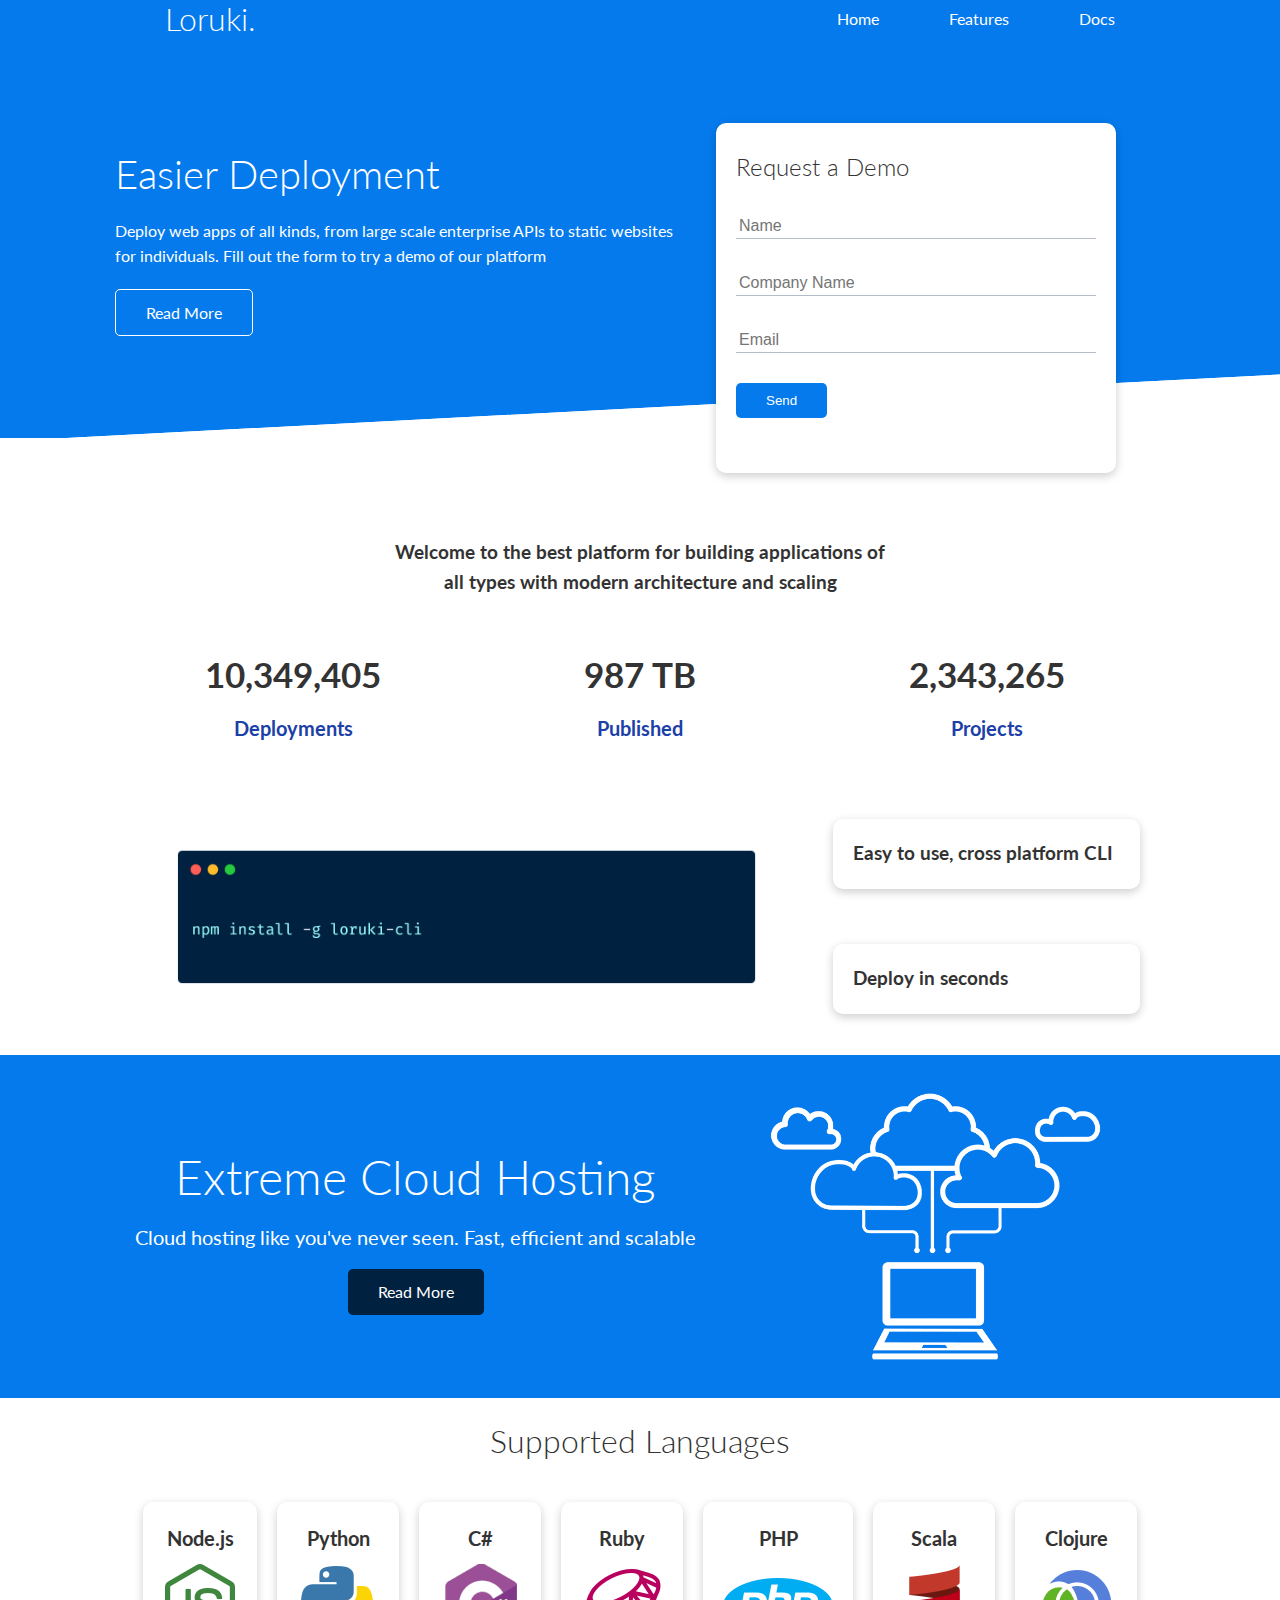
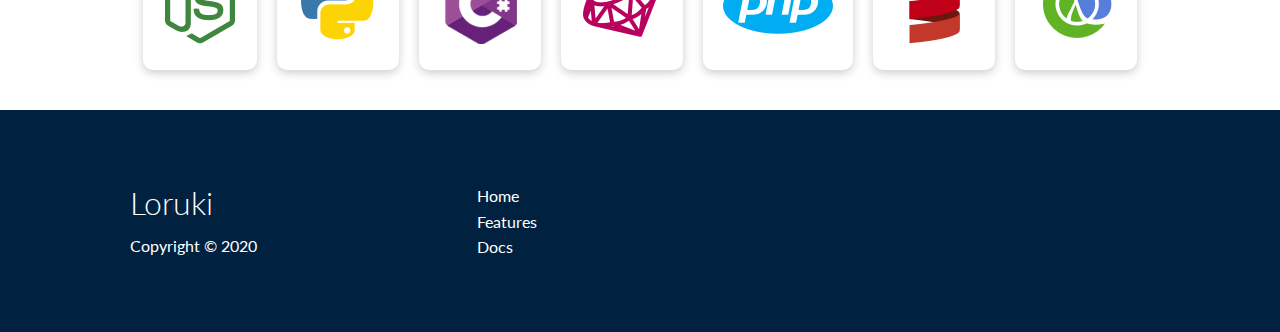
<file: index.html>
<!DOCTYPE html>
<html lang="en">
<head>
    <meta charset="UTF-8">
    <meta name="viewport" content="width=device-width, initial-scale=1.0">
    <link rel="stylesheet" href="https://cdnjs.cloudflare.com/ajax/libs/font-awesome/5.15.1/css/all.min.css" integrity="sha512-+4zCK9k+qNFUR5X+cKL9EIR+ZOhtIloNl9GIKS57V1MyNsYpYcUrUeQc9vNfzsWfV28IaLL3i96P9sdNyeRssA==" crossorigin="anonymous" />
    <link rel="stylesheet" href="utilities.css">
    <link rel="stylesheet" href="style.css">
    <title>Loruki | Cloud Hosting For Everyone</title>
</head>
<body>
    <!-- Navbar -->

    <div class="navbar">
        <div class="container flex">
             <h1 class="logo"><a href="index.html">Loruki.</a></h1>
            <nav>
                <ul>
                    <li><a href="index.html">Home</a></li>
                    <li><a href="features.html">Features</a></li>
                    <li><a href="docs.html">Docs</a></li>
                </ul>
            </nav>
        </div>
    </div>
    
    <!-- Showcase -->

    <section class="showcase">
        <div class="container grid">
            <div class="showcase-text">

                <h1>Easier Deployment</h1>

                <p>Deploy web apps of all kinds, from large scale enterprise APIs to static websites for individuals. Fill out the form to try a demo of our platform</p>
                <a href="features.html" class="btn btn-outline">Read More</a>
            </div>

            <div class="showcase-form card">

                <h2>Request a Demo</h2>

                 <form>
                    <div class="form-control">
                        <input type="text" name="name" placeholder="Name" required>
                    </div>

                    <div class="form-control">
                        <input type="text" name="company" placeholder="Company Name" required>
                    </div>

                    <div class="form-control">
                        <input type="email" name="email" placeholder="Email" required>
                    </div>

                    <input type="submit" value="Send" class="btn btn-primary">
                </form>

            </div>
        </div>
    </section>

    <!-- Stats -->
    <section class="stats">
        <div class="container">

            <h3 class="stats-heading text-center my-1">
                Welcome to the best platform for building applications of all types with modern architecture and scaling
            </h3>

            <div class="grid grid-3 text-center my-4">

                <div>
                    <i class="fas fa-server fa-3x"></i>
                    <h3>10,349,405</h3>
                    <p class="text-secondary">Deployments</p>
                </div>

                <div>
                    <i class="fas fa-upload fa-3x"></i>
                    <h3>987 TB</h3>
                    <p class="text-secondary">Published</p>
                </div>

                <div>
                    <i class="fas fa-project-diagram fa-3x"></i>
                    <h3>2,343,265</h3>
                    <p class="text-secondary">Projects</p>
                </div>

            </div>
        </div>
    </section>

    <!-- Cli -->
    <section class="cli">

        <div class="container grid">
            <img src="cli.png" alt="">

            <div class="card">
                <h3>Easy to use, cross platform CLI</h3>
            </div>

            <div class="card">
                <h3>Deploy in seconds</h3>
            </div>

        </div>
    </section>

    <!-- Cloud -->
    <section class="cloud bg-primary my-2 py-2">

        <div class="container grid">
            <div class="text-center">

                <h2 class="lg">Extreme Cloud Hosting</h2>
                <p class="lead my-1">Cloud hosting like you've never seen. Fast, efficient and scalable</p>
                <a href="features.html" class="btn btn-dark">Read More</a>
            </div>
            <img src="cloud.png" alt="">
        </div>
    </section>

    <!-- Languages -->
    <section class="languages">
        <h2 class="md text-center my-2">
            Supported Languages
        </h2>

        <div class="container flex">
            <div class="card">
                <h4>Node.js</h4>
                <img src="node.png" alt="">
            </div>

            <div class="card">
                <h4>Python</h4>
                <img src="python.png" alt="">
              </div>

              <div class="card">
                <h4>C#</h4>
                <img src="csharp.png" alt="">
              </div>

              <div class="card">
                <h4>Ruby</h4>
                <img src="ruby.png" alt="">
              </div>

              <div class="card">
                <h4>PHP</h4>
                <img src="php.png" alt="">
              </div>

              <div class="card">
                <h4>Scala</h4>
                <img src="scala.png" alt="">
              </div>

              <div class="card">
                <h4>Clojure</h4>
                <img src="clojure.png" alt="">
              </div>

        </div>
    </section>

    <!-- Footer -->
    <footer class="footer bg-dark py-5">
        <div class="container grid grid-3">

            <div>
                <h1>Loruki
                </h1>
                <p>Copyright &copy; 2020</p>
            </div>

            <nav>
                <ul>
                    <li><a href="index.html">Home</a></li>
                    <li><a href="features.html">Features</a></li>
                    <li><a href="docs.html">Docs</a></li>
                </ul>
            </nav>

            <div class="social">
                <a href="#"><i class="fab fa-github fa-2x"></i></a>
                <a href="#"><i class="fab fa-facebook fa-2x"></i></a>
                <a href="#"><i class="fab fa-instagram fa-2x"></i></a>
                <a href="#"><i class="fab fa-twitter fa-2x"></i></a>
            </div>

        </div>
    </footer>
</body>
</html>
</file>
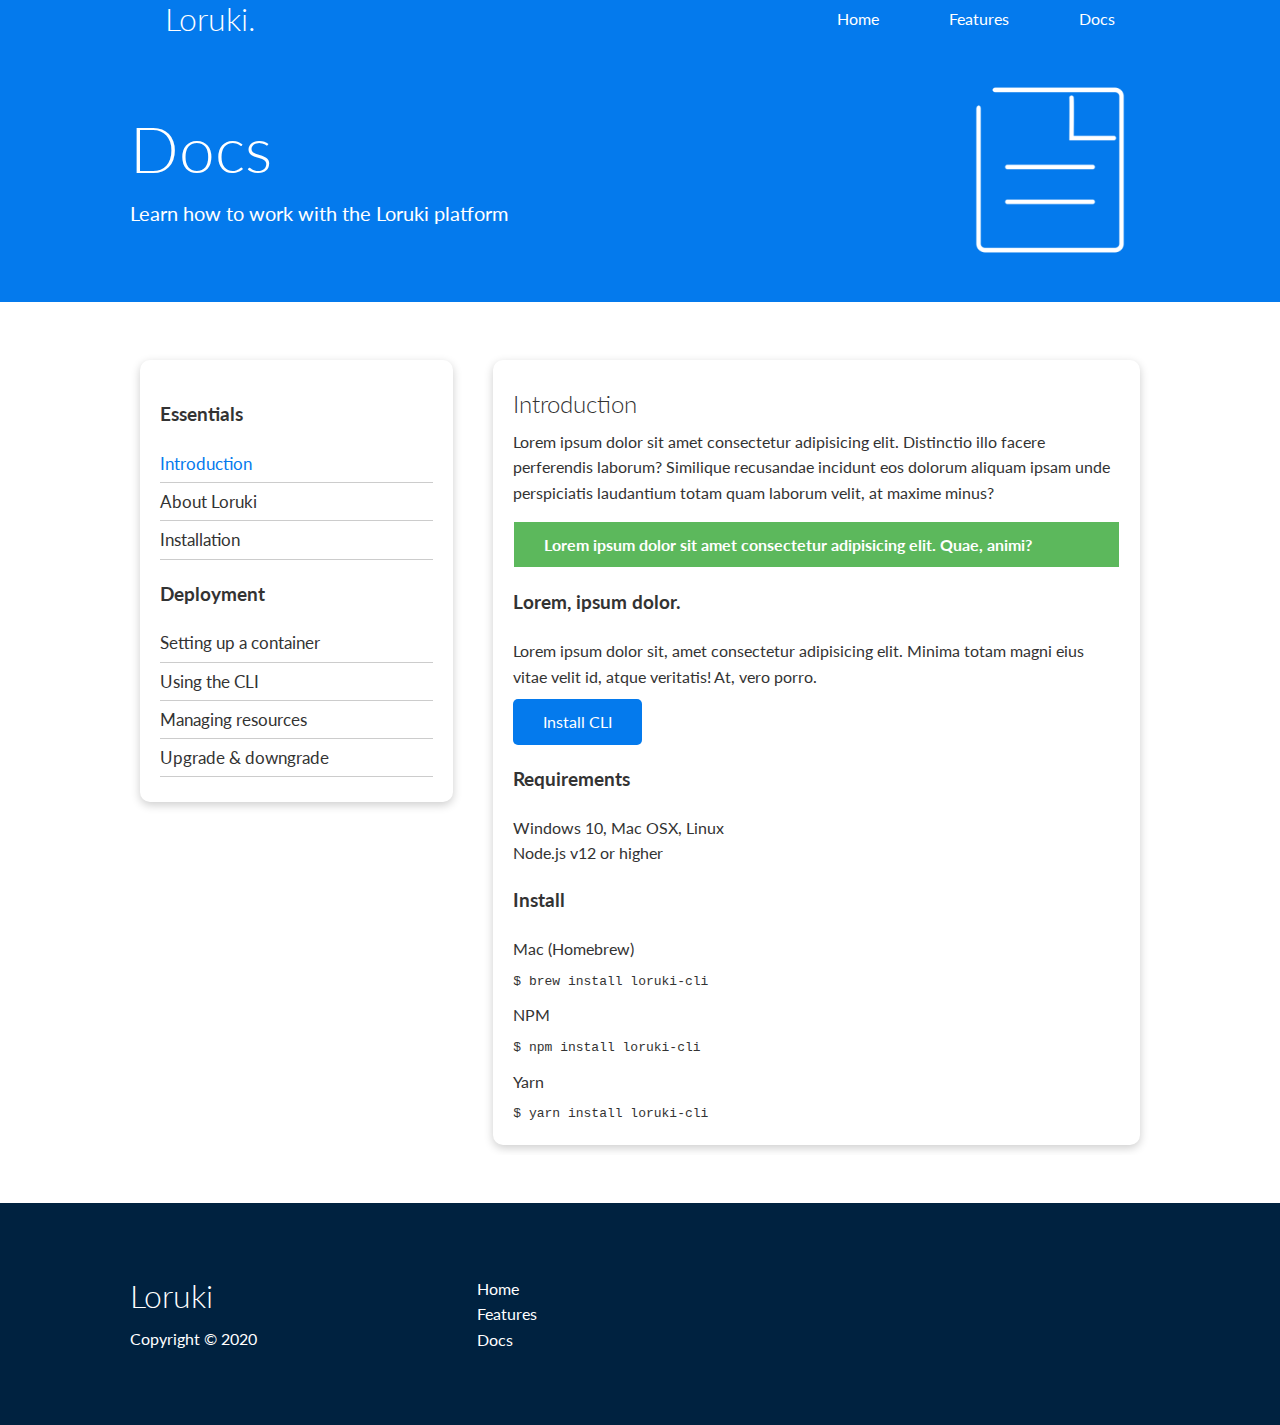
<file: docs.html>
<!DOCTYPE html>
<html lang="en">
<head>
    <meta charset="UTF-8">
    <meta name="viewport" content="width=device-width, initial-scale=1.0">
    <link rel="stylesheet" href="https://cdnjs.cloudflare.com/ajax/libs/font-awesome/5.15.1/css/all.min.css" integrity="sha512-+4zCK9k+qNFUR5X+cKL9EIR+ZOhtIloNl9GIKS57V1MyNsYpYcUrUeQc9vNfzsWfV28IaLL3i96P9sdNyeRssA==" crossorigin="anonymous" />
    <link rel="stylesheet" href="utilities.css">
    <link rel="stylesheet" href="style.css">
    <title>Loruki | Cloud Hosting For Everyone</title>
</head>
<body>
    <!-- Navbar -->
    <div class="navbar">

        <div class="container flex">

             <h1 class="logo"><a href="index.html">Loruki.</a></h1>
             
            <nav>
                <ul>
                    <li><a href="index.html">Home</a></li>

                    <li><a href="features.html">Features</a></li>

                    <li><a href="docs.html">Docs</a></li>
                </ul>
            </nav>
        </div>
    </div>

    <!-- Head -->
    <section class="docs-head bg-primary py-3">

        <div class="container grid">

            <div>
                <h1 class="xl">Docs</h1>

                <p class="lead">

                    Learn how to work with the Loruki platform
                </p>
            </div>

            <img src="docs.png" alt="">

        </div>
    </section>

    <!-- Docs main -->
    <section class="docs-main my-4">

        <div class="container grid">

            <div class="card bg-light p-3">

                <h3 class="my-2">Essentials</h3>

                <nav>
                    <ul>
                        <li><a class="text-primary" href="#">Introduction</a></li>
                        <li><a href="#">About Loruki</a></li>
                        <li><a href="#">Installation</a></li>
                    </ul>
                </nav>

                <h3 class="my-2">Deployment</h3>

                <nav>
                    <ul>
                        <li><a href="#">Setting up a container</a></li>
							<li><a href="#">Using the CLI</a></li>
							<li><a href="#">Managing resources</a></li>
							<li><a href="#">Upgrade & downgrade</a></li>
                    </ul>
                </nav>

            </div>
            <div class="card">

                <h2>Introduction</h2>

                <p>Lorem ipsum dolor sit amet consectetur adipisicing elit. Distinctio illo facere perferendis laborum? Similique recusandae incidunt eos dolorum aliquam ipsam unde perspiciatis laudantium totam quam laborum velit, at maxime minus?</p>

                <div class="alert alert-success">
                    <i class="fas fa-info"></i> Lorem ipsum dolor sit amet consectetur adipisicing elit. Quae, animi?
                </div>

                <h3>Lorem, ipsum dolor.</h3>

                <p>Lorem ipsum dolor sit, amet consectetur adipisicing elit. Minima totam magni eius vitae velit id, atque veritatis! At, vero porro.</p>

                <a href="#" class="btn btn-primary">Install CLI</a>

                <h3>Requirements</h3>

                <ul>
                    <li>Windows 10, Mac OSX, Linux</li>
                    <li>Node.js v12 or higher</li>
                </ul>

                <h3>Install</h3>

                <p>Mac (Homebrew)</p>

                <pre><code>$ brew install loruki-cli</code></pre>
                <p>NPM</p>

                <pre><code>$ npm install loruki-cli</code></pre>
                <p>Yarn</p>

                <pre><code>$ yarn install loruki-cli</code></pre>

            </div>
        </div>
    </section>
    
    <!-- Footer -->
    <footer class="footer bg-dark py-5">
        <div class="container grid grid-3">
            <div>
                <h1>Loruki
                </h1>
                <p>Copyright &copy; 2020</p>
            </div>
            <nav>
                <ul>
                    <li><a href="index.html">Home</a></li>
                    <li><a href="features.html">Features</a></li>
                    <li><a href="docs.html">Docs</a></li>
                </ul>
            </nav>
            <div class="social">
                <a href="#"><i class="fab fa-github fa-2x"></i></a>
                <a href="#"><i class="fab fa-facebook fa-2x"></i></a>
                <a href="#"><i class="fab fa-instagram fa-2x"></i></a>
                <a href="#"><i class="fab fa-twitter fa-2x"></i></a>
            </div>
        </div>
    </footer>
</body>
</html>
</file>
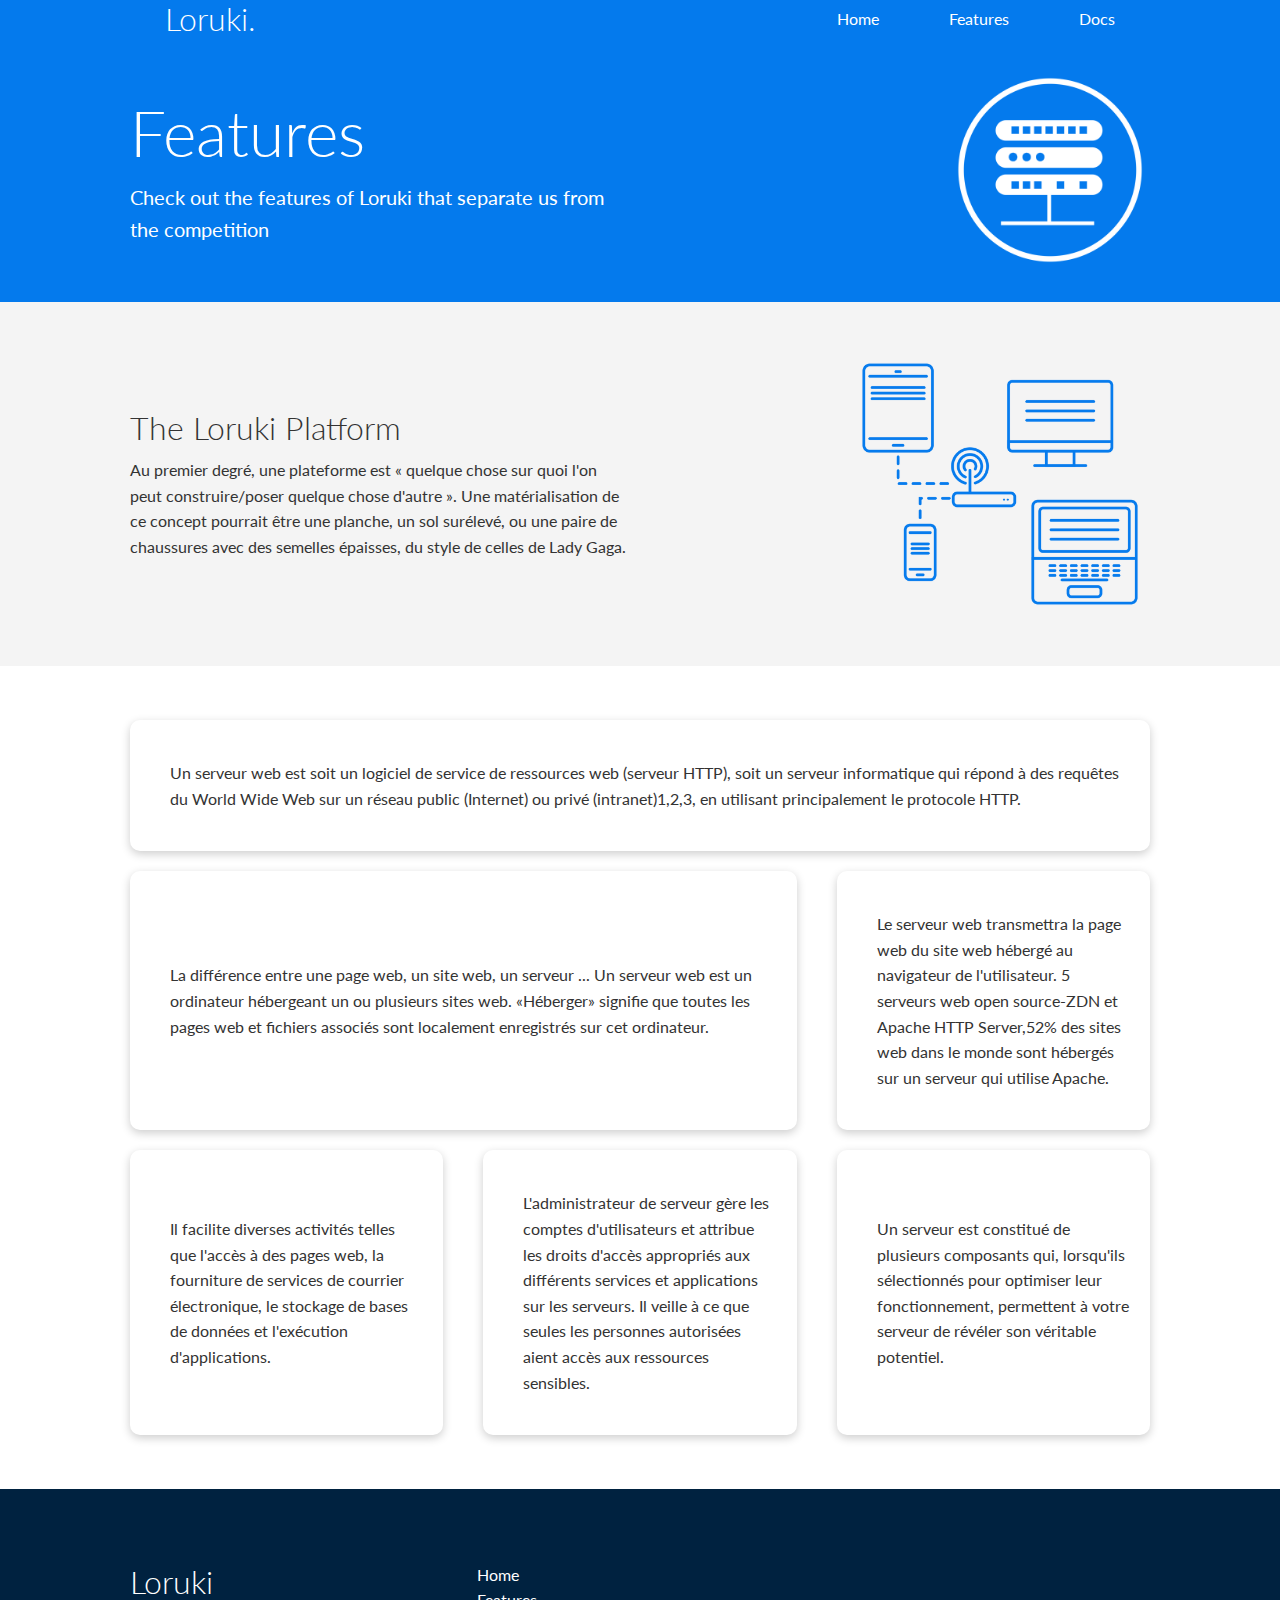
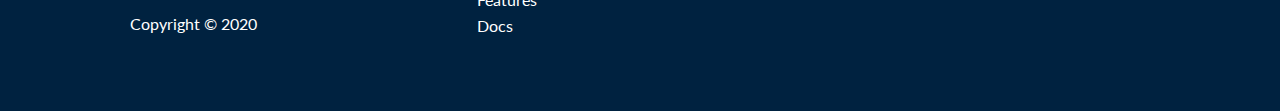
<file: features.html>
<!DOCTYPE html>
<html lang="en">
<head>
    <meta charset="UTF-8">
    <meta name="viewport" content="width=device-width, initial-scale=1.0">
    <link rel="stylesheet" href="https://cdnjs.cloudflare.com/ajax/libs/font-awesome/5.15.1/css/all.min.css" integrity="sha512-+4zCK9k+qNFUR5X+cKL9EIR+ZOhtIloNl9GIKS57V1MyNsYpYcUrUeQc9vNfzsWfV28IaLL3i96P9sdNyeRssA==" crossorigin="anonymous" />
    <link rel="stylesheet" href="utilities.css">
    <link rel="stylesheet" href="style.css">
    <title>Loruki | Cloud Hosting For Everyone</title>
</head>
<body>
    <!-- Navbar -->
    <div class="navbar">
        <div class="container flex">
             <h1 class="logo"><a href="index.html">Loruki.</a></h1>
            <nav>
                <ul>
                    <li><a href="index.html">Home</a></li>
                    <li><a href="features.html">Features</a></li>
                    <li><a href="docs.html">Docs</a></li>
                </ul>
            </nav>
        </div>
    </div>

    <!-- Head -->
    <section class="features-head bg-primary py-3">
        <div class="container grid">
            <div>
                <h1 class="xl">Features</h1>
                <p class="lead">
                    Check out the features of Loruki that separate us from the
						competition
                </p>
            </div>
            <img src="server.png" alt="">
        </div>
    </section>

    <!-- Sub head -->
    <section class="features-sub-head bg-light py-3">
        <div class="container grid">
            <div>
                <h1 class="md">The Loruki Platform</h1>
                <p>
                Au premier degré, une plateforme est « quelque chose sur quoi l'on peut construire/poser quelque chose d'autre ». Une matérialisation de ce concept pourrait être une planche, un sol surélevé, ou une paire de chaussures avec des semelles épaisses, du style de celles de Lady Gaga.
                </p>
            </div>
            <img src="server2.png" alt="">
        </div>
    </section>

    <section class="features-main my-2">
        <div class="container grid grid-3">
            <div class="card flex">
                <i class="fas fa-server fa-3x"></i>
                <p>Un serveur web est soit un logiciel de service de ressources web (serveur HTTP), soit un serveur informatique qui répond à des requêtes du World Wide Web sur un réseau public (Internet) ou privé (intranet)1,2,3, en utilisant principalement le protocole HTTP. </p>
            </div>
            <div class="card flex">
                <i class="fas fa-network-wired fa-3x"></i>
                <p>
                La différence entre une page web, un site web, un serveur ...
                Un serveur web est un ordinateur hébergeant un ou plusieurs sites web. «Héberger» signifie que toutes les pages web et fichiers associés sont localement enregistrés sur cet ordinateur.
                </p>
            </div>
            <div class="card flex">
                <i class="fas fa-laptop-code fa-3x"></i>
                <p>
                Le serveur web transmettra la page web du site web hébergé au navigateur de l'utilisateur.
                5 serveurs web open source-ZDN et Apache HTTP Server,52% des sites web dans le monde sont hébergés sur un serveur qui utilise Apache.
                </p>
            </div>
            <div class="card flex">
                <i class="fas fa-database fa-3x"></i>
                <p>
                Il facilite diverses activités telles que l'accès à des pages web, la fourniture de services de courrier électronique, le stockage de bases de données et l'exécution d'applications.
                </p>
            </div>
            <div class="card flex">
                <i class="fas fa-power-off fa-3x"></i>
                <p>
                L'administrateur de serveur gère les comptes d'utilisateurs et attribue les droits d'accès appropriés aux différents services et applications sur les serveurs. Il veille à ce que seules les personnes autorisées aient accès aux ressources sensibles.
                </p>
            </div>
            <div class="card flex">
                <i class="fas fa-upload fa-3x"></i>
                <p>
                Un serveur est constitué de plusieurs composants qui, lorsqu'ils sélectionnés pour optimiser leur fonctionnement, permettent à votre serveur de révéler son véritable potentiel.
                </p>
            </div>
        </div>
    </section>

    <!-- Footer -->
    <footer class="footer bg-dark py-5">
        <div class="container grid grid-3">
            <div>
                <h1>Loruki
                </h1>
                <p>Copyright &copy; 2020</p>
            </div>
            <nav>
                <ul>
                    <li><a href="index.html">Home</a></li>
                    <li><a href="features.html">Features</a></li>
                    <li><a href="docs.html">Docs</a></li>
                </ul>
            </nav>
            <div class="social">
                <a href="#"><i class="fab fa-github fa-2x"></i></a>
                <a href="#"><i class="fab fa-facebook fa-2x"></i></a>
                <a href="#"><i class="fab fa-instagram fa-2x"></i></a>
                <a href="#"><i class="fab fa-twitter fa-2x"></i></a>
            </div>
        </div>
    </footer>
</body>
</html>
</file>
<file: utilities.css>
.container {
    max-width: 1100px;
    margin: 0 auto;
    overflow: auto;
    padding: 0 40px;
  }
  
  .card {
    background-color: #fff;
    color: #333;
    border-radius: 10px;
    box-shadow: 0 3px 10px rgba(0, 0, 0, 0.2);
    padding: 20px;
    margin: 10px;
  }
  
  .btn {
    display: inline-block;
    padding: 10px 30px;
    cursor: pointer;
    background: var(--primary-color);
    color: #fff;
    border: none;
    border-radius: 5px;
  }
  
  .btn-outline {
    background-color: transparent;
    border: 1px #fff solid;
  }
  
  .btn:hover {
    transform: scale(0.98);
  }
  
  /* Backgrounds & colored buttons */
  .bg-primary,
  .btn-primary {
    background-color: var(--primary-color);
    color: #fff;
  }
  
  .bg-secondary,
  .btn-secondary {
    background-color: var(--secondary-color);
    color: #fff;
  }
  
  .bg-dark,
  .btn-dark {
    background-color: var(--dark-color);
    color: #fff;
  }
  
  .bg-light,
  .btn-light {
    background-color: var(--light-color);
    color: #333;
  }
  
  .bg-primary a,
  .btn-primary a,
  .bg-secondary a,
  .btn-secondary a,
  .bg-dark a,
  .btn-dark a {
    color: #fff;
  }
  
  /* Text colors */
  .text-primary {
    color: var(--primary-color);
  }
  
  .text-secondary {
    color: var(--secondary-color);
  }
  
  .text-dark {
    color: var(--dark-color);
  }
  
  .text-light {
    color: var(--light-color);
  }
  
  /* Text sizes */
  .lead {
    font-size: 20px;
  }
  
  .sm {
    font-size: 1rem;
  }
  
  .md {
    font-size: 2rem;
  }
  
  .lg {
    font-size: 3rem;
  }
  
  .xl {
    font-size: 4rem;
  }
  
  .text-center {
    text-align: center;
  }
  
  /* Alert */
  .alert {
    /* background-color: #5cb85c var(--light-color); */
    padding: 10px 20px;
    font-weight: bold;
    margin: 15px 0;
  }
  
  .alert i {
    margin-right: 10px;
  }
  
  .alert-success {
    background-color: var(--success-color);
    background-color: #5cb85c;
    border: 1px solid ;
    color: #fff;

  }
  
  .alert-error {
    background-color: var(--error-color);
    color: #fff;
  }
  
  .flex {
    display: flex;
    justify-content: center;
    align-items: center;
    height: 100%;
  }
  
  .grid {
    display: grid;
    grid-template-columns: repeat(2, 1fr);
    gap: 20px;
    justify-content: center;
    align-items: center;
    height: 100%;
  }
  
  .grid-3 {
    grid-template-columns: repeat(3, 1fr);
  }
  
  /* Margin */
  .my-1 {
    margin: 1rem 0;
  }
  
  .my-2 {
    margin: 1.5rem 0;
  }
  
  .my-3 {
    margin: 2rem 0;
  }
  
  .my-4 {
    margin: 3rem 0;
  }
  
  .my-5 {
    margin: 4rem 0;
  }
  
  .m-1 {
    margin: 1rem;
  }
  
  .m-2 {
    margin: 1.5rem;
  }
  
  .m-3 {
    margin: 2rem;
  }
  
  .m-4 {
    margin: 3rem;
  }
  
  .m-5 {
    margin: 4rem;
  }
  
  /* Padding */
  .py-1 {
    padding: 1rem 0;
  }
  
  .py-2 {
    padding: 1.5rem 0;
  }
  
  .py-3 {
    padding: 2rem 0;
  }
  
  .py-4 {
    padding: 3rem 0;
  }
  
  .py-5 {
    padding: 4rem 0;
  }
  
  .p-1 {
    padding: 1rem;
  }
  
  .p-2 {
    padding: 1.5rem;
  }
  
  .p-3 {
    padding: 2rem;
  }
  
  .p-4 {
    padding: 3rem;
  }
  
  .p-5 {
    padding: 4rem;
  }
</file>
<file: style.css>
@import url('https://fonts.googleapis.com/css2?family=Lato:wght@300&display=swap');

:root {
    --primary-color: #047aed;
    --secondary-color: #1c3fa8;
    --dark-color: #002240;
    --light-color: #f4f4f4;
    --sucess-color:#5cb85c;


}
*{
    box-sizing: border-box;
    padding: 0;
    margin: 0;
}

body {
    font-family: 'Lato' , sans-serif;
    color: #333;
    line-height: 1.6;
}

ul {
    list-style-type: none;
}

a {
    text-decoration: none;
    color: #333;
}

h1 , h2 {
    font-weight: 300;
    line-height: 1.2;
    margin: 10px 0;
}

p{
    margin: 10px 0;
}

img {
    width: 100%;
}

/* Navbar */

.navbar {
    background-color: var(--primary-color);
    color: white;
    height: 38px;
}

.navbar ul {
    display: flex;
}

.navbar a {
    color: #fff;
    padding: 30px;
    margin: 0 5px;
}

.navbar a:hover {
    border-bottom: 2px #fff solid;
}

.navbar .flex {
    justify-content: space-between;
}

/* Showcase */
.showcase {
    height: 400px;
    background-color: var(--primary-color);
    color: white;
    position: relative;
}

.showcase h1 {
    font-size: 40px;
}

.showcase p {
    margin: 20px 0;
}

.showcase .grid {
    overflow: visible;
    grid-template-columns: 55% 45%;
    gap: 30px;
}


.showcase-form {
    position: relative;
    top: 60px;
    height: 350px;
    width: 400px;
    padding: 40px;
    z-index: 100;
}

.showcase-form .form-control {
    margin: 30px 0;
}

.showcase-form input[type='text'],
.showcase-form input[type='email']{
    border: 0;
    border-bottom: 1px solid #b4becb;
    width: 100%;
    padding: 3px;
    font-size: 16px;
}

.showcase-form input:focus {
    outline: none;
}

.showcase::before,
.showcase::after{
    content: '';
    position: absolute;
    height: 100px;
    bottom: -70px;
    right: 0;
    left: 0;
    background: white;
    transform: skewY(-3deg);
    -webkit-transform: skewY(-3deg);
    -moz-transform: skewY(-3deg);
    -ms-transform: skewY(-3deg);
 }

 /* Stats */

 .stats {
    padding-top: 100px;
 }

/* Utilities */
.container {
    max-width: 1100px;
    margin: 0 auto;
    overflow: auto;
    padding: 0 40px ;
}

.card {
    background-color: white;
    color: #333;
    border-radius: 10px;
    box-shadow: 0 3px 10px rgba(0,0,0,0.2);
    padding: 20px;
    margin: 10px;
}

.btn {
    display: inline-block;
    padding: 10px 30px;
    cursor: pointer;
    /* background-color: var(--primary-color); */
    color: white;
    border: none;
    border-radius: 5px;
}

.btn-outline {
    background-color: transparent;
    border: 1px white solid;
}

.btn:hover {
    transform: scale(0.90);
}

.text-center {
    text-align: center;
}
.flex {
    display: flex;
    /* flex-direction: column; */
    justify-content: center;
    align-items: center;
    height: 100%;
}

.grid {
    display: grid;
    grid-template-columns: repeat(2, 1fr);
    gap: 20px;
    justify-content: center;
    align-items: center;
    height: 100%;
}

.grid-3 {
        grid-template-columns: repeat(3, 1fr);
}

.stats-heading {
    max-width: 500px;
    margin: auto;
}

.stats .grid h3 {
    font-size: 35px;
}

.stats .grid p {
    font-size: 20px;
    font-weight: bold;
}

/* Cli */
/* img {
    margin-left: 150px;
    width: 200px;
    height: 75px;
} */

/* .card h3{
    margin-left: 500px;
    justify-content: center;
    width: 500px;
} */
.cli .grid {
    grid-template-columns: repeat(3, 1fr);
    grid-template-rows: repeat(2, 1fr);
}

.cli .grid > *:first-child{
    grid-column: 1 / span 2;
    grid-row: 1 / span 2;

}

.cloud .grid {
    grid-template-columns:4fr 3fr;
}

/* Languages */
.languages .flex {
    flex-wrap: wrap;
}
.languages .card{
    text-align: center;
    margin: 18px 10px 40px;
    transition: transform 0.2s ease-in;
}

.languages .card h4 {
    font-size: 20px;
    margin-bottom: 10px;
}

.languages .card:hover {
    transform: translateY(-15px);
}

/* Features */

.features-head img, .docs-head img{
    width: 200px;
    justify-self: flex-end;
}

.features-sub-head img{
    width: 300px;
    justify-self: flex-end;
}

.features-main .card > i {
    margin-right: 20px;
}

.features-main .grid{
    padding: 30px;
}

.features-main .grid > *:first-child{
    grid-column: 1 / span 3;
}

.features-main .grid > *:nth-child(2){
    grid-column: 1 / span 2;
}

/* Docs */

.docs-main h3{
    margin: 20px 0;
}

.docs-main .grid {
    grid-template-columns: 1fr 2fr ;
    align-items: flex-start;
}

.docs-main nav li {
    font-size: 17px;
    padding-bottom: 5px;
    margin-bottom: 5px;
    border-bottom: 1px #ccc solid;
    /* background-color: black;  */
    color: black;
}

.docs-main a:hover{
    font-weight: bold;

}



/* Footer */

.footer .social a {
    margin: 0 10px;
}

/* Tablets and under */

@media(max-width: 768px) {
    .grid,
    .showcase .grid,
    .stats .grid,
    .cli .grid,
    .cloud .grid {
        grid-template-columns: 1fr;
        grid-template-rows: 1fr;
    }

    .showcase {
        height: auto;
    }

    .showcase-text {
        text-align: center;
        margin-top: 40px;
    }

    .showcase-form {
        justify-self: center;
        margin: auto;
    }

    .cli .grid > *:first-child {
        grid-column: 1;
        grid-row: 1;
    }
    /* body {
        display: none;
    } */

}

/* Mobile */

@media(max-width: 500px) {
    .navbar {
        height: 110px;
    }

.navbar .flex {
    flex-direction: column;

}

.navbar ul {
    padding: 10px;
    background-color: rgba(0,0,0,0.1);
}


}











/* .my-1 {
    margin: 1rem;
}

.my-2 {
    margin: 1.5rem;
}

.my-3 {
    margin: 2rem;
}

.my-4 {
    margin: 3rem;
}

.my-5 {
    margin: 4rem;
} */
</file>
